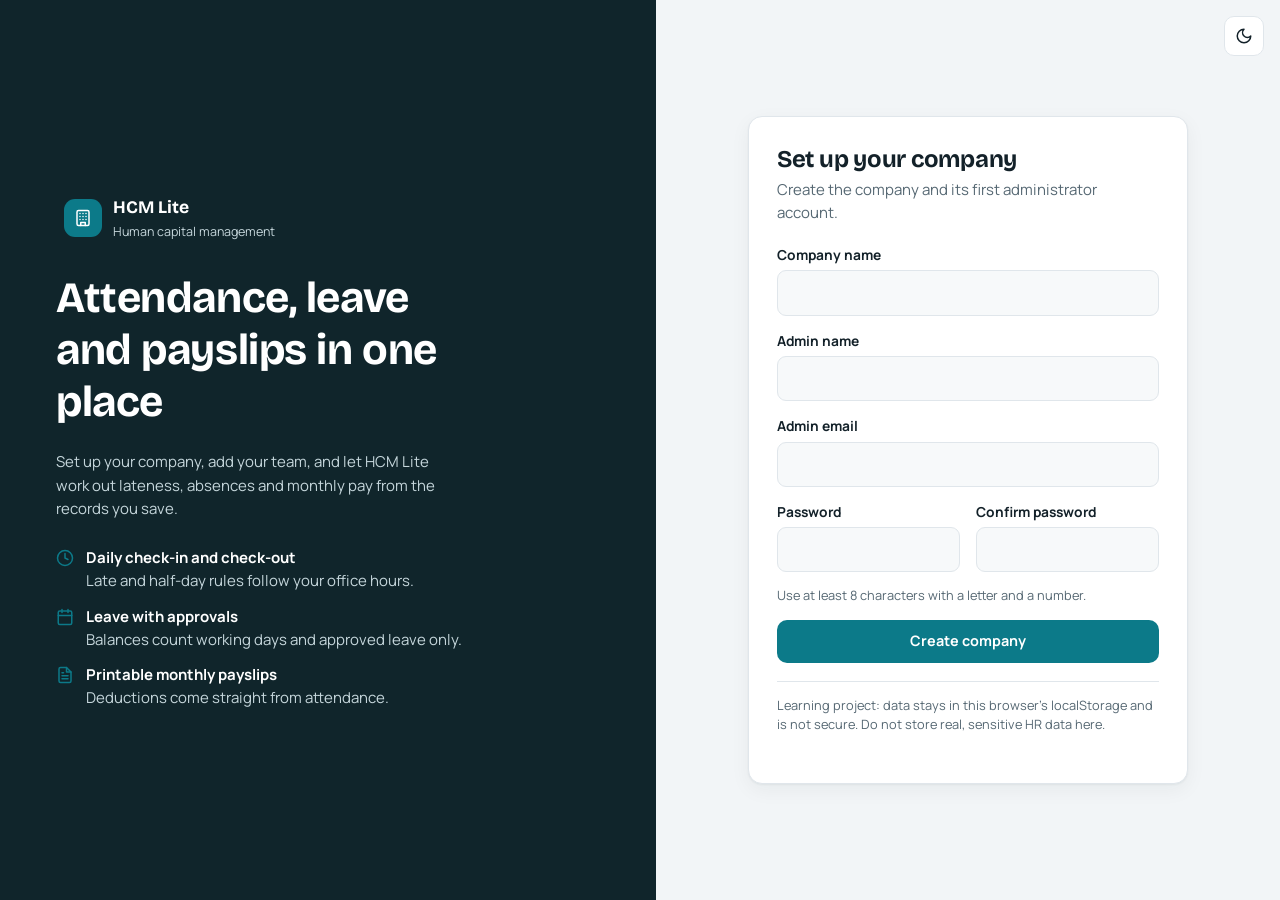
<file: index.html>
<!DOCTYPE html>
<html lang="en">
<head>
  <meta charset="UTF-8">
  <meta name="viewport" content="width=device-width, initial-scale=1">
  <title>Sign in | HCM Lite</title>
  <link rel="preconnect" href="https://fonts.googleapis.com">
  <link rel="preconnect" href="https://fonts.gstatic.com" crossorigin>
  <link href="https://fonts.googleapis.com/css2?family=Bricolage+Grotesque:wght@600;700&family=Manrope:wght@400;500;600;700;800&display=swap" rel="stylesheet">
  <link rel="stylesheet" href="css/style.css">
  <script src="js/theme.js"></script>
</head>
<body class="auth-body">
  <button type="button" class="icon-btn auth-theme" id="themeToggle"></button>
  <div class="auth-layout">
    <section class="auth-intro" aria-label="About HCM Lite">
      <div class="brand"><span class="brand-mark" id="brandMark"></span><div><strong>HCM Lite</strong><small>Human capital management</small></div></div>
      <h1>Attendance, leave and payslips in one place</h1>
      <p>Set up your company, add your team, and let HCM Lite work out lateness, absences and monthly pay from the records you save.</p>
      <ul class="auth-points">
        <li><span id="pointIcon1"></span><div><strong>Daily check-in and check-out</strong>Late and half-day rules follow your office hours.</div></li>
        <li><span id="pointIcon2"></span><div><strong>Leave with approvals</strong>Balances count working days and approved leave only.</div></li>
        <li><span id="pointIcon3"></span><div><strong>Printable monthly payslips</strong>Deductions come straight from attendance.</div></li>
      </ul>
    </section>

    <main class="auth-panel">
      <!-- First visit: create the company and the admin -->
      <section class="card auth-card" id="setupCard" hidden aria-labelledby="setupTitle">
        <h2 id="setupTitle">Set up your company</h2>
        <p>Create the company and its first administrator account.</p>
        <form id="setupForm" novalidate>
          <div class="field"><label for="setupCompanyName">Company name</label><input id="setupCompanyName" type="text" autocomplete="organization"><span class="field-error" id="setupCompanyNameError"></span></div>
          <div class="field"><label for="setupName">Admin name</label><input id="setupName" type="text" autocomplete="name"><span class="field-error" id="setupNameError"></span></div>
          <div class="field"><label for="setupEmail">Admin email</label><input id="setupEmail" type="email" autocomplete="email"><span class="field-error" id="setupEmailError"></span></div>
          <div class="form-row">
            <div class="field"><label for="setupPassword">Password</label><input id="setupPassword" type="password" autocomplete="new-password"><span class="field-error" id="setupPasswordError"></span></div>
            <div class="field"><label for="setupConfirm">Confirm password</label><input id="setupConfirm" type="password" autocomplete="new-password"><span class="field-error" id="setupConfirmError"></span></div>
          </div>
          <p class="hint" style="margin-bottom:14px">Use at least 8 characters with a letter and a number.</p>
          <button class="btn btn-primary btn-block" type="submit" id="setupBtn">Create company</button>
        </form>
        <p class="auth-warning">Learning project: data stays in this browser's localStorage and is not secure. Do not store real, sensitive HR data here.</p>
      </section>

      <!-- After setup: log in -->
      <section class="card auth-card" id="loginCard" hidden aria-labelledby="loginTitle">
        <h2 id="loginTitle">Welcome back</h2>
        <p id="loginSubtitle">Log in to continue.</p>
        <form id="loginForm" novalidate>
          <div class="field"><label for="loginEmail">Email</label><input id="loginEmail" type="email" autocomplete="username"><span class="field-error" id="loginEmailError"></span></div>
          <div class="field"><label for="loginPassword">Password</label><input id="loginPassword" type="password" autocomplete="current-password"><span class="field-error" id="loginPasswordError"></span></div>
          <button class="btn btn-primary btn-block" type="submit" id="loginBtn">Log in</button>
        </form>
        <p class="auth-warning">Learning project: data stays in this browser's localStorage and is not secure. Do not store real, sensitive HR data here.</p>
      </section>
    </main>
  </div>
  <script src="js/storage.js"></script>
  <script src="js/helper.js"></script>
  <script src="js/auth.js"></script>
  <script src="js/pages/index.js"></script>
</body>
</html>
</file>
<file: css/style.css>
/* css/style.css - HCM Lite design system. One file for every page. */

/* ---------- Design tokens (light) ---------- */
:root {
  --bg: #f2f5f7;
  --surface: #ffffff;
  --surface-2: #f7f9fa;
  --ink: #132129;
  --muted: #566873;
  --line: #e0e6eb;
  --accent: #0c7a89;
  --accent-strong: #095f6b;
  --accent-ink: #ffffff;
  --accent-soft: #dff1f3;
  --good: #166b38;
  --good-soft: #e0f4e7;
  --warn: #8f5206;
  --warn-soft: #fcefd3;
  --bad: #b0271b;
  --bad-soft: #fde6e3;
  --info: #2150b8;
  --info-soft: #e2ebfd;
  --side-bg: #10252b;
  --side-ink: #c5d6db;
  --side-active: #1b3a42;
  --radius: 14px;
  --radius-sm: 9px;
  --shadow: 0 1px 2px rgba(16, 37, 43, 0.05), 0 6px 20px rgba(16, 37, 43, 0.05);
  --font-body: "Manrope", system-ui, -apple-system, "Segoe UI", Roboto, sans-serif;
  --font-head: "Bricolage Grotesque", "Manrope", system-ui, sans-serif;
  color-scheme: light;
}

/* ---------- Design tokens (dark) ---------- */
:root[data-theme="dark"] {
  --bg: #0b1418;
  --surface: #131f25;
  --surface-2: #192930;
  --ink: #e5edf0;
  --muted: #94a8b1;
  --line: #243740;
  --accent: #3fbccb;
  --accent-strong: #6fd3de;
  --accent-ink: #05191c;
  --accent-soft: #123941;
  --good: #5fd88b;
  --good-soft: #143525;
  --warn: #f0b95a;
  --warn-soft: #3a2b10;
  --bad: #ff8d80;
  --bad-soft: #3d1b18;
  --info: #8fb0ff;
  --info-soft: #1a2c52;
  --side-bg: #091115;
  --side-ink: #a9bec5;
  --side-active: #15262d;
  --shadow: 0 1px 2px rgba(0, 0, 0, 0.3), 0 6px 20px rgba(0, 0, 0, 0.25);
  color-scheme: dark;
}

/* ---------- Base ---------- */
* { box-sizing: border-box; }
html { -webkit-text-size-adjust: 100%; }
body {
  margin: 0;
  background: var(--bg);
  color: var(--ink);
  font-family: var(--font-body);
  font-size: 15px;
  line-height: 1.55;
}
body.auth-pending { visibility: hidden; }
h1, h2, h3 { font-family: var(--font-head); line-height: 1.2; margin: 0; letter-spacing: -0.01em; }
h2 { font-size: 1.1rem; }
p { margin: 0; }
a { color: var(--accent-strong); }
small { color: var(--muted); }
.icon { flex: none; }
.sr-only { position: absolute; width: 1px; height: 1px; overflow: hidden; clip: rect(0 0 0 0); white-space: nowrap; }
.muted { color: var(--muted); }
[hidden] { display: none !important; }

:focus-visible { outline: 3px solid var(--accent); outline-offset: 2px; border-radius: 6px; }

/* ---------- App shell ---------- */
.app { display: flex; min-height: 100vh; }
.sidebar {
  position: fixed; inset: 0 auto 0 0; width: 250px; z-index: 40;
  background: var(--side-bg); color: var(--side-ink);
  display: flex; flex-direction: column; padding: 18px 14px; gap: 18px;
  transition: transform 0.2s ease;
}
.brand { display: flex; align-items: center; gap: 11px; padding: 4px 8px 10px; color: #fff; }
.brand strong { display: block; font-family: var(--font-head); font-size: 1.1rem; }
.brand small { color: var(--side-ink); display: block; max-width: 150px; overflow: hidden; text-overflow: ellipsis; white-space: nowrap; }
.brand-mark { width: 38px; height: 38px; border-radius: 11px; background: var(--accent); color: var(--accent-ink); display: grid; place-items: center; }
.nav { display: flex; flex-direction: column; gap: 4px; flex: 1; }
.nav-link {
  display: flex; align-items: center; gap: 11px; padding: 10px 12px; border-radius: 10px;
  color: var(--side-ink); text-decoration: none; font-weight: 600; font-size: 0.93rem;
  background: none; border: 0; width: 100%; cursor: pointer; font-family: inherit; text-align: left;
}
.nav-link:hover { background: var(--side-active); color: #fff; }
.nav-link.active { background: var(--side-active); color: #fff; box-shadow: inset 3px 0 0 var(--accent); }
.sidebar-foot { border-top: 1px solid rgba(255, 255, 255, 0.1); padding-top: 12px; display: flex; flex-direction: column; gap: 8px; }
.user-chip { display: flex; align-items: center; gap: 10px; padding: 4px 8px; color: #fff; }
.user-chip strong { display: block; font-size: 0.9rem; max-width: 150px; overflow: hidden; text-overflow: ellipsis; white-space: nowrap; }
.user-chip small { color: var(--side-ink); }
.avatar { width: 34px; height: 34px; border-radius: 50%; background: var(--accent-soft); color: var(--accent-strong); display: grid; place-items: center; font-weight: 700; font-size: 0.8rem; flex: none; }
.overlay { position: fixed; inset: 0; background: rgba(5, 12, 15, 0.55); z-index: 30; display: none; }

.main { flex: 1; margin-left: 250px; min-width: 0; display: flex; flex-direction: column; }
.topbar {
  position: sticky; top: 0; z-index: 20; display: flex; align-items: center; gap: 12px;
  padding: 14px 28px; background: color-mix(in srgb, var(--bg) 88%, transparent);
  backdrop-filter: blur(8px); border-bottom: 1px solid var(--line);
}
.topbar h1 { font-size: 1.35rem; }
.topbar-right { margin-left: auto; display: flex; gap: 8px; }
.icon-btn.menu-btn { display: none; }
.content { padding: 24px 28px 48px; display: flex; flex-direction: column; gap: 20px; max-width: 1280px; width: 100%; }

/* ---------- Cards, grids ---------- */
.card { background: var(--surface); border: 1px solid var(--line); border-radius: var(--radius); padding: 20px; box-shadow: var(--shadow); min-width: 0; }
.card-head { display: flex; align-items: center; justify-content: space-between; gap: 12px; margin-bottom: 14px; flex-wrap: wrap; }
.card-head p { color: var(--muted); font-size: 0.88rem; }
.grid-2 { display: grid; grid-template-columns: repeat(2, minmax(0, 1fr)); gap: 20px; }
.grid-3 { display: grid; grid-template-columns: repeat(3, minmax(0, 1fr)); gap: 20px; }
.stat-grid { display: grid; grid-template-columns: repeat(4, minmax(0, 1fr)); gap: 16px; }
.stat { background: var(--surface); border: 1px solid var(--line); border-radius: var(--radius); padding: 16px 18px; display: flex; gap: 14px; align-items: center; box-shadow: var(--shadow); }
.stat-icon { width: 42px; height: 42px; border-radius: 12px; display: grid; place-items: center; background: var(--accent-soft); color: var(--accent-strong); flex: none; }
.stat-icon.good { background: var(--good-soft); color: var(--good); }
.stat-icon.warn { background: var(--warn-soft); color: var(--warn); }
.stat-icon.bad { background: var(--bad-soft); color: var(--bad); }
.stat-icon.info { background: var(--info-soft); color: var(--info); }
.stat-value { font-family: var(--font-head); font-size: 1.75rem; font-weight: 700; line-height: 1; }
.stat-label { color: var(--muted); font-size: 0.84rem; margin-top: 4px; }

.notice { display: flex; gap: 10px; align-items: flex-start; background: var(--info-soft); color: var(--info); border-radius: var(--radius-sm); padding: 11px 14px; font-weight: 600; font-size: 0.9rem; }
.notice.warn { background: var(--warn-soft); color: var(--warn); }
.link { font-weight: 600; font-size: 0.9rem; }

/* ---------- Buttons ---------- */
.btn {
  display: inline-flex; align-items: center; justify-content: center; gap: 8px;
  padding: 9px 16px; border-radius: 10px; border: 1px solid transparent; cursor: pointer;
  font: inherit; font-weight: 700; font-size: 0.9rem; text-decoration: none; transition: background 0.15s, border-color 0.15s;
}
.btn:disabled { opacity: 0.5; cursor: not-allowed; }
.btn-primary { background: var(--accent); color: var(--accent-ink); }
.btn-primary:hover:not(:disabled) { background: var(--accent-strong); }
.btn-ghost { background: var(--surface); color: var(--ink); border-color: var(--line); }
.btn-ghost:hover:not(:disabled) { background: var(--surface-2); border-color: var(--muted); }
.btn-danger { background: var(--bad); color: #fff; }
:root[data-theme="dark"] .btn-danger { color: #1c0502; }
.btn-good { background: var(--good); color: #fff; }
:root[data-theme="dark"] .btn-good { color: #04170c; }
.btn-small { padding: 5px 10px; font-size: 0.82rem; border-radius: 8px; }
.btn-block { width: 100%; }
.icon-btn { width: 40px; height: 40px; border-radius: 10px; border: 1px solid var(--line); background: var(--surface); color: var(--ink); display: inline-grid; place-items: center; cursor: pointer; }
.icon-btn:hover { background: var(--surface-2); }

/* ---------- Forms ---------- */
.field { display: flex; flex-direction: column; gap: 5px; margin-bottom: 14px; min-width: 0; }
.field label, .field legend { font-weight: 700; font-size: 0.86rem; }
.hint { color: var(--muted); font-size: 0.8rem; }
input, select, textarea {
  width: 100%; padding: 10px 12px; border-radius: var(--radius-sm); border: 1px solid var(--line);
  background: var(--surface-2); color: var(--ink); font: inherit;
}
textarea { resize: vertical; min-height: 84px; }
input:focus, select:focus, textarea:focus { outline: 3px solid color-mix(in srgb, var(--accent) 45%, transparent); border-color: var(--accent); }
input.invalid, select.invalid, textarea.invalid { border-color: var(--bad); background: var(--bad-soft); }
.field-error { color: var(--bad); font-size: 0.82rem; font-weight: 600; min-height: 0; }
.field-error:empty { display: none; }
.form-row { display: grid; grid-template-columns: repeat(2, minmax(0, 1fr)); gap: 0 16px; }
fieldset { border: 0; padding: 0; margin: 0 0 14px; min-width: 0; }
.checks { display: flex; flex-wrap: wrap; gap: 8px; margin-top: 6px; }
.check { display: inline-flex; align-items: center; gap: 7px; padding: 7px 12px; border: 1px solid var(--line); border-radius: 999px; background: var(--surface-2); cursor: pointer; font-weight: 600; font-size: 0.86rem; }
.check input { width: auto; margin: 0; accent-color: var(--accent); }

/* ---------- Tables ---------- */
.toolbar { display: flex; gap: 12px; flex-wrap: wrap; align-items: center; margin-bottom: 14px; }
.search-box { position: relative; flex: 1; min-width: 200px; }
.search-box .icon { position: absolute; left: 12px; top: 50%; transform: translateY(-50%); color: var(--muted); }
.search-box input { padding-left: 38px; }
.toolbar select { width: auto; min-width: 170px; }
.table-wrap { overflow-x: auto; border: 1px solid var(--line); border-radius: var(--radius-sm); }
table { width: 100%; border-collapse: collapse; font-size: 0.9rem; }
th, td { padding: 11px 14px; text-align: left; border-bottom: 1px solid var(--line); vertical-align: middle; }
th { background: var(--surface-2); color: var(--muted); font-size: 0.8rem; font-weight: 700; white-space: nowrap; }
tr:last-child td { border-bottom: 0; }
tbody tr:hover { background: var(--surface-2); }
td.num, th.num { text-align: right; font-variant-numeric: tabular-nums; }
.cell-person strong { display: block; }
.cell-person small { display: block; }
.row-actions { display: flex; gap: 6px; justify-content: flex-end; }
.wrap-cell { min-width: 180px; max-width: 320px; }

/* ---------- Badges, chips, empty ---------- */
.badge { display: inline-block; padding: 2px 10px; border-radius: 999px; font-size: 0.78rem; font-weight: 700; white-space: nowrap; }
.badge-good { background: var(--good-soft); color: var(--good); }
.badge-warn { background: var(--warn-soft); color: var(--warn); }
.badge-bad { background: var(--bad-soft); color: var(--bad); }
.badge-info { background: var(--info-soft); color: var(--info); }
.badge-neutral { background: var(--surface-2); color: var(--muted); border: 1px solid var(--line); }
.empty { display: flex; flex-direction: column; align-items: center; text-align: center; gap: 6px; padding: 28px 16px; color: var(--muted); }
.empty .icon { width: 30px; height: 30px; }
.empty strong { color: var(--ink); }
.empty p { max-width: 340px; font-size: 0.88rem; }
.chips { display: flex; flex-wrap: wrap; gap: 8px; margin: 12px 0; }
.chip { border: 1px solid var(--line); background: var(--surface-2); color: var(--ink); border-radius: 999px; padding: 6px 12px; font: inherit; font-size: 0.82rem; font-weight: 600; cursor: pointer; }
.chip:hover { border-color: var(--accent); color: var(--accent-strong); }

/* ---------- Lists inside cards ---------- */
.list { list-style: none; margin: 0; padding: 0; display: flex; flex-direction: column; }
.list li { display: flex; justify-content: space-between; align-items: center; gap: 12px; padding: 11px 0; border-bottom: 1px solid var(--line); }
.list li:last-child { border-bottom: 0; }
.list small { display: block; }
.announce { padding: 12px 0; border-bottom: 1px solid var(--line); }
.announce:last-child { border-bottom: 0; }
.announce header { display: flex; justify-content: space-between; gap: 10px; align-items: baseline; }
.announce p { white-space: pre-line; color: var(--muted); margin-top: 4px; }

/* ---------- Today card (employee) ---------- */
.today-card { display: flex; gap: 20px; justify-content: space-between; align-items: center; flex-wrap: wrap; }
.today-card h2 { font-size: 1.5rem; }
.today-actions { display: flex; gap: 10px; flex-wrap: wrap; }
.today-status { margin-top: 8px; display: flex; gap: 8px; align-items: center; flex-wrap: wrap; color: var(--muted); }

/* ---------- Chat ---------- */
.chat-messages { display: flex; flex-direction: column; gap: 8px; max-height: 280px; overflow-y: auto; padding: 4px; }
.chat-bubble { padding: 9px 13px; border-radius: 14px; max-width: 85%; white-space: pre-line; font-size: 0.9rem; }
.chat-bot { background: var(--surface-2); border: 1px solid var(--line); align-self: flex-start; border-bottom-left-radius: 4px; }
.chat-user { background: var(--accent); color: var(--accent-ink); align-self: flex-end; border-bottom-right-radius: 4px; }
.chat-form { display: flex; gap: 8px; }

/* ---------- Dialog ---------- */
dialog.dialog { border: 1px solid var(--line); border-radius: var(--radius); padding: 0; width: min(560px, calc(100vw - 24px)); background: var(--surface); color: var(--ink); box-shadow: 0 20px 60px rgba(0, 0, 0, 0.35); }
dialog.dialog-small { width: min(420px, calc(100vw - 24px)); }
dialog::backdrop { background: rgba(5, 12, 15, 0.6); }
.dialog-body { padding: 22px 22px 8px; }
.dialog-body p { color: var(--muted); margin-top: 8px; }
.dialog-head { display: flex; justify-content: space-between; align-items: center; margin-bottom: 16px; }
.dialog-actions { display: flex; justify-content: flex-end; gap: 10px; padding: 14px 22px 20px; }
.review-summary { background: var(--surface-2); border: 1px solid var(--line); border-radius: var(--radius-sm); padding: 12px 14px; margin-bottom: 14px; font-size: 0.9rem; }
.review-summary div { margin-top: 2px; }

/* ---------- Toasts ---------- */
.toast-stack { position: fixed; right: 18px; bottom: 18px; z-index: 100; display: flex; flex-direction: column; gap: 10px; max-width: min(380px, calc(100vw - 36px)); }
.toast { display: flex; gap: 10px; align-items: flex-start; padding: 12px 14px; border-radius: 12px; background: var(--surface); border: 1px solid var(--line); border-left-width: 5px; box-shadow: 0 10px 30px rgba(0, 0, 0, 0.2); font-weight: 600; font-size: 0.9rem; transition: opacity 0.3s, transform 0.3s; }
.toast-success { border-left-color: var(--good); }
.toast-success .icon { color: var(--good); }
.toast-error { border-left-color: var(--bad); }
.toast-error .icon { color: var(--bad); }
.toast-hide { opacity: 0; transform: translateY(8px); }

/* ---------- Sign-in page ---------- */
.auth-body { min-height: 100vh; }
.auth-theme { position: fixed; top: 16px; right: 16px; z-index: 5; }
.auth-layout { min-height: 100vh; display: grid; grid-template-columns: minmax(0, 1.05fr) minmax(0, 1fr); }
.auth-intro { background: var(--side-bg); color: #fff; padding: 56px 56px; display: flex; flex-direction: column; justify-content: center; gap: 22px; }
.auth-intro h1 { font-size: clamp(1.9rem, 3.4vw, 2.7rem); max-width: 15ch; }
.auth-intro p { color: var(--side-ink); max-width: 44ch; }
.auth-points { list-style: none; padding: 0; margin: 4px 0 0; display: flex; flex-direction: column; gap: 12px; }
.auth-points li { display: flex; gap: 12px; align-items: flex-start; color: var(--side-ink); }
.auth-points .icon { color: var(--accent); margin-top: 3px; }
.auth-points strong { color: #fff; display: block; }
.auth-panel { display: grid; place-items: center; padding: 32px 20px; }
.auth-card { width: min(440px, 100%); padding: 28px; }
.auth-card h2 { font-size: 1.5rem; margin-bottom: 4px; }
.auth-card > p { color: var(--muted); margin-bottom: 20px; }
.auth-warning { margin-top: 18px; font-size: 0.8rem; color: var(--muted); border-top: 1px solid var(--line); padding-top: 14px; }

/* ---------- Payslip ---------- */
.payslip { background: #fff; color: #111; border: 1px solid var(--line); border-radius: var(--radius); padding: 32px; max-width: 820px; box-shadow: var(--shadow); }
.payslip h2 { font-size: 1.5rem; color: #0b3b43; }
.payslip small, .payslip .muted { color: #55626a; }
.payslip-head { display: flex; justify-content: space-between; gap: 16px; align-items: flex-start; border-bottom: 2px solid #0c7a89; padding-bottom: 14px; margin-bottom: 18px; flex-wrap: wrap; }
.payslip-period { text-align: right; }
.payslip-period strong { font-family: var(--font-head); font-size: 1.1rem; }
.payslip-info { display: grid; grid-template-columns: repeat(2, minmax(0, 1fr)); gap: 10px 24px; margin-bottom: 22px; }
.payslip-info div small { display: block; }
.payslip table { margin-bottom: 18px; }
.payslip th { background: #eef3f5; color: #46535a; }
.payslip td, .payslip th { border-bottom: 1px solid #dfe5e9; }
.payslip tbody tr:hover { background: transparent; }
.payslip .total-row td { font-weight: 800; font-size: 1.05rem; background: #e3f3f5; color: #0b3b43; }
.payslip-notes { font-size: 0.8rem; color: #55626a; border-top: 1px dashed #c8d1d6; padding-top: 12px; }
.payslip-stage { overflow-x: auto; }

/* ---------- Responsive ---------- */
@media (max-width: 1100px) {
  .stat-grid { grid-template-columns: repeat(2, minmax(0, 1fr)); }
  .grid-3 { grid-template-columns: 1fr; }
}
@media (max-width: 900px) {
  .sidebar { transform: translateX(-100%); }
  body.nav-open .sidebar { transform: translateX(0); box-shadow: 0 0 40px rgba(0, 0, 0, 0.4); }
  body.nav-open .overlay { display: block; }
  .main { margin-left: 0; }
  .icon-btn.menu-btn { display: inline-grid; }
  .topbar { padding: 12px 16px; }
  .content { padding: 18px 16px 40px; }
  .grid-2 { grid-template-columns: 1fr; }
  .auth-layout { grid-template-columns: 1fr; }
  .auth-intro { padding: 72px 24px 28px; }
  .auth-intro h1 { max-width: none; }
}
@media (max-width: 560px) {
  .form-row, .payslip-info { grid-template-columns: 1fr; }
  .stat-grid { grid-template-columns: 1fr 1fr; gap: 10px; }
  .stat { padding: 12px; gap: 10px; flex-direction: column; align-items: flex-start; }
  .payslip { padding: 20px; }
  .payslip-period { text-align: left; }
}
@media (prefers-reduced-motion: reduce) {
  * { transition: none !important; animation: none !important; }
}

/* ---------- Print (payslip) ---------- */
@media print {
  :root, :root[data-theme="dark"] { color-scheme: light; }
  body { background: #fff; color: #000; font-size: 12px; }
  .sidebar, .overlay, .topbar, .no-print, .toast-stack { display: none !important; }
  .main { margin: 0; }
  .content { padding: 0; max-width: none; }
  .payslip { border: 0; box-shadow: none; padding: 0; max-width: none; }
  .payslip-stage { overflow: visible; }
  body.auth-pending { visibility: visible; }
}

/* Sign-in page brand: show the full tagline */
.auth-intro .brand small { max-width: none; }
</file>
